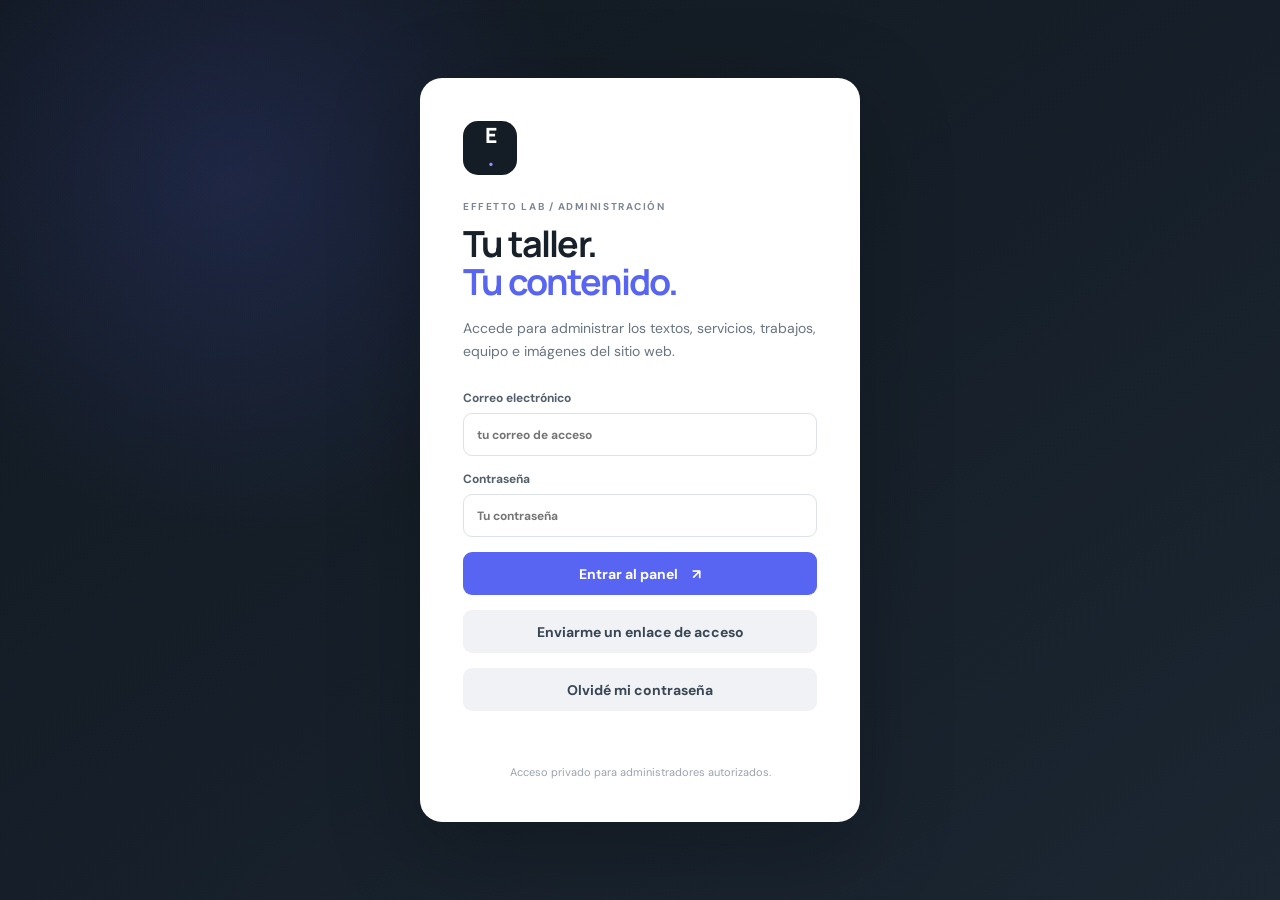
<file: effetto-lab-web/admin/index.html>
<!doctype html>
<html lang="es">
<head>
  <meta charset="utf-8">
  <meta name="viewport" content="width=device-width, initial-scale=1">
  <meta name="theme-color" content="#11151b">
  <meta name="robots" content="noindex,nofollow">
  <title>Panel de administración · EFFETTO LAB</title>
  <link rel="preconnect" href="https://fonts.googleapis.com">
  <link rel="preconnect" href="https://fonts.gstatic.com" crossorigin>
  <link href="https://fonts.googleapis.com/css2?family=DM+Sans:wght@400;500;600;700&family=Manrope:wght@400;500;600;700;800&display=swap" rel="stylesheet">
  <link rel="stylesheet" href="./admin.css">
  <script src="./config.js"></script>
  <script type="module" src="./app.js"></script>
</head>
<body>
  <main id="login-screen" class="login-screen">
    <section class="login-card">
      <div class="brand-mark">E<span>·</span>L</div>
      <p class="eyebrow">EFFETTO LAB / ADMINISTRACIÓN</p>
      <h1>Tu taller.<br><em>Tu contenido.</em></h1>
      <p class="login-intro">Accede para administrar los textos, servicios, trabajos, equipo e imágenes del sitio web.</p>

      <form id="login-form" class="login-form">
        <label>Correo electrónico
          <input id="login-email" type="email" autocomplete="username" placeholder="tu correo de acceso" required>
        </label>
        <label>Contraseña
          <input id="login-password" type="password" autocomplete="current-password" placeholder="Tu contraseña">
        </label>
        <button class="button button-primary" type="submit">Entrar al panel <span>↗</span></button>
        <button id="magic-link-button" class="button button-quiet" type="button">Enviarme un enlace de acceso</button>
        <button id="reset-request-button" class="button button-quiet" type="button">Olvidé mi contraseña</button>
      </form>

      <form id="reset-password-form" class="login-form" hidden>
        <h2>Crear nueva contraseña</h2>
        <p class="login-intro">Escribe y confirma la nueva contraseña para tu cuenta de administrador.</p>
        <label>Nueva contraseña
          <input id="new-password" type="password" minlength="6" autocomplete="new-password" required>
        </label>
        <label>Confirmar contraseña
          <input id="confirm-password" type="password" minlength="6" autocomplete="new-password" required>
        </label>
        <button class="button button-primary" type="submit">Guardar nueva contraseña</button>
      </form>

      <p id="login-message" class="message" role="status" aria-live="polite"></p>
      <p class="login-foot">Acceso privado para administradores autorizados.</p>
    </section>
  </main>

  <div id="app-shell" class="app-shell" hidden>
    <aside class="sidebar">
      <a class="sidebar-brand" href="#inicio" aria-label="EFFETTO LAB panel">
        <span class="brand-mark small">E<span>·</span>L</span>
        <span><strong>EFFETTO LAB</strong><small>ADMIN PANEL</small></span>
      </a>
      <div class="sidebar-label">GESTIÓN DEL SITIO</div>
      <nav id="main-nav" class="main-nav" aria-label="Secciones del panel">
        <button class="nav-link active" data-view="dashboard"><span class="nav-icon">⌂</span> Resumen</button>
        <button class="nav-link" data-view="general"><span class="nav-icon">✎</span> Contenido general</button>
        <button class="nav-link" data-view="services"><span class="nav-icon">✳</span> Servicios</button>
        <button class="nav-link" data-view="portfolio"><span class="nav-icon">▧</span> Galería de trabajos</button>
        <button class="nav-link" data-view="team"><span class="nav-icon">♙</span> Equipo</button>
      </nav>
      <div class="sidebar-bottom">
        <div class="account-chip"><span class="avatar">EL</span><span><strong id="account-email">Administrador</strong><small>Acceso autorizado</small></span></div>
        <button id="logout-button" class="logout-button">↪ Cerrar sesión</button>
        <a class="site-link" href="/" target="_blank" rel="noopener">Ver sitio público ↗</a>
      </div>
    </aside>

    <main class="workspace">
      <header class="topbar">
        <div class="topbar-title"><span class="topbar-kicker">EFFETTO LAB / CMS</span><h1 id="page-title">Resumen</h1></div>
        <div class="topbar-status"><span class="status-dot"></span> Conectado a Supabase</div>
      </header>
      <div id="global-message" class="global-message" role="status" aria-live="polite"></div>
      <section id="view-dashboard" class="view active">
        <div class="welcome-row"><div><p class="eyebrow">CENTRO DE CONTROL</p><h2>Bienvenido al panel.</h2><p>Administra el contenido visible de effettolab.com sin tocar el diseño del sitio.</p></div><div class="welcome-symbol">✳</div></div>
        <div class="stats-grid">
          <article class="stat-card"><span>CONTENIDO GENERAL</span><strong id="stat-content">—</strong><small>Campos editables</small></article>
          <article class="stat-card"><span>SERVICIOS</span><strong id="stat-services">—</strong><small>Tarjetas del sitio</small></article>
          <article class="stat-card"><span>TRABAJOS</span><strong id="stat-portfolio">—</strong><small>Elementos de galería</small></article>
          <article class="stat-card"><span>EQUIPO</span><strong id="stat-team">—</strong><small>Miembros registrados</small></article>
        </div>
        <div class="dashboard-grid">
          <article class="panel-card"><p class="eyebrow">PUBLICACIÓN</p><h3>Los cambios se guardan directamente.</h3><p>Al guardar un campo o una tarjeta, el contenido queda actualizado en Supabase. El sitio público comenzará a leer estos datos cuando completemos su integración.</p></article>
          <article class="panel-card accent-card"><p class="eyebrow">IMPORTANTE</p><h3>El diseño permanece protegido.</h3><p>Este panel permite editar contenido e imágenes. No ofrece controles para modificar colores, tipografías, estructura o código.</p></article>
        </div>
      </section>

      <section id="view-general" class="view" hidden>
        <div class="section-intro"><p class="eyebrow">TEXTOS Y DATOS DEL SITIO</p><h2>Contenido general</h2><p>Edita los textos, enlaces, datos de contacto y etiquetas agrupados por sección.</p></div>
        <div id="general-groups" class="content-groups"></div>
      </section>

      <section id="view-services" class="view" hidden>
        <div class="section-intro section-intro-row"><div><p class="eyebrow">CATÁLOGO DEL TALLER</p><h2>Servicios</h2><p>Administra las tarjetas que aparecen en la sección de servicios.</p></div><button class="button button-primary" id="add-service">＋ Añadir servicio</button></div>
        <div id="services-list" class="item-list"></div>
        <div id="service-editor" class="editor-card" hidden></div>
      </section>

      <section id="view-portfolio" class="view" hidden>
        <div class="section-intro section-intro-row"><div><p class="eyebrow">PROYECTOS DEL TALLER</p><h2>Galería de trabajos</h2><p>Actualiza las fotografías, categorías y títulos de la galería.</p></div><button class="button button-primary" id="add-portfolio">＋ Añadir trabajo</button></div>
        <div id="portfolio-list" class="item-list"></div>
        <div id="portfolio-editor" class="editor-card" hidden></div>
      </section>

      <section id="view-team" class="view" hidden>
        <div class="section-intro section-intro-row"><div><p class="eyebrow">PERSONAS DETRÁS DEL TRABAJO</p><h2>Equipo</h2><p>Administra los nombres, cargos, distintivos y fotografías del equipo.</p></div><button class="button button-primary" id="add-team">＋ Añadir integrante</button></div>
        <div id="team-list" class="item-list"></div>
        <div id="team-editor" class="editor-card" hidden></div>
      </section>

      <footer class="workspace-footer">EFFETTO LAB · PANEL DE ADMINISTRACIÓN <span>Versión inicial 1.0</span></footer>
    </main>
  </div>
</body>
</html>
</file>
<file: effetto-lab-web/admin/admin.css>
:root{--bg:#f4f6f8;--ink:#18202a;--muted:#74808c;--line:#e4e8ec;--blue:#5865f2;--blue-dark:#4652d8;--navy:#111820;--white:#fff;--green:#1c9964;--red:#b94c55;--shadow:0 18px 55px rgba(18,29,43,.08)}
*{box-sizing:border-box}html{min-width:320px}body{margin:0;background:var(--bg);color:var(--ink);font-family:"DM Sans",Arial,sans-serif;font-size:14px}button,input,textarea,select{font:inherit}button{cursor:pointer}h1,h2,h3,strong{font-family:Manrope,"DM Sans",sans-serif}h1,h2,h3,p{margin-top:0}button:focus-visible,input:focus-visible,textarea:focus-visible,select:focus-visible,a:focus-visible{outline:3px solid rgba(88,101,242,.28);outline-offset:2px}
.login-screen{min-height:100vh;display:grid;place-items:center;padding:28px;background:radial-gradient(circle at 18% 20%,rgba(88,101,242,.16),transparent 28%),linear-gradient(145deg,#111820,#1b2632)}.login-card{width:min(100%,440px);padding:42px;background:#fff;border:1px solid rgba(255,255,255,.24);border-radius:22px;box-shadow:0 25px 90px rgba(0,0,0,.25)}.brand-mark{width:54px;height:54px;display:grid;place-items:center;border-radius:15px;background:#141c25;color:#fff;font:800 21px Manrope,sans-serif;letter-spacing:-2px}.brand-mark span{color:#8b95ff}.eyebrow,.sidebar-label,.topbar-kicker{font-size:10px;font-weight:700;letter-spacing:1.55px;color:#7d8793}.login-card>.eyebrow{margin:25px 0 12px}.login-card h1{font-size:36px;line-height:1.08;letter-spacing:-1.8px;margin-bottom:15px}.login-card h1 em{font-style:normal;color:var(--blue)}.login-intro{color:#687481;line-height:1.65;margin-bottom:27px}.login-form{display:grid;gap:15px}.login-form label,.editor-form label{display:grid;gap:7px;font-size:12px;font-weight:700;color:#53606c}.login-form input,.editor-form input,.editor-form textarea,.editor-form select,.content-field input,.content-field textarea,.content-field select{width:100%;border:1px solid #dce2e8;border-radius:9px;padding:12px 13px;background:#fff;color:#1b2530;min-height:43px}.login-form input:focus,.editor-form input:focus,.editor-form textarea:focus,.content-field input:focus,.content-field textarea:focus{border-color:var(--blue);outline:none;box-shadow:0 0 0 3px rgba(88,101,242,.1)}.button{border:0;border-radius:9px;min-height:43px;padding:0 17px;font-weight:700;display:inline-flex;align-items:center;justify-content:center;gap:14px;transition:.18s ease}.button-primary{background:var(--blue);color:#fff}.button-primary:hover{background:var(--blue-dark);transform:translateY(-1px)}.button-quiet{background:#f0f2f5;color:#394653}.login-foot{font-size:11px;color:#9aa3ad;margin:24px 0 0;text-align:center}.message{min-height:18px;margin:12px 0 0;font-size:12px;line-height:1.5;color:var(--blue)}.message.error{color:var(--red)}
.app-shell{min-height:100vh}.sidebar{width:258px;position:fixed;inset:0 auto 0 0;display:flex;flex-direction:column;padding:25px 17px 18px;background:var(--navy);color:#fff;z-index:5}.sidebar-brand{display:flex;align-items:center;gap:12px;padding:0 8px 31px;text-decoration:none;color:#fff}.brand-mark.small{width:43px;height:43px;border-radius:12px;font-size:17px}.sidebar-brand strong{display:block;font:800 12px Manrope,sans-serif;letter-spacing:1.2px}.sidebar-brand small{display:block;color:#8793a0;font-size:9px;letter-spacing:1.5px;margin-top:4px}.sidebar-label{padding:0 10px 12px;color:#778491;font-size:9px}.main-nav{display:grid;gap:5px}.nav-link{display:flex;align-items:center;gap:12px;text-align:left;width:100%;border:0;border-radius:9px;background:transparent;color:#aeb8c3;padding:12px 11px;font-weight:600;font-size:13px}.nav-link:hover{background:rgba(255,255,255,.06);color:#fff}.nav-link.active{background:rgba(88,101,242,.18);color:#fff}.nav-icon{width:20px;text-align:center;font-size:17px;color:#8b96ff}.sidebar-bottom{margin-top:auto}.account-chip{display:flex;align-items:center;gap:10px;padding:13px 7px 15px;border-top:1px solid rgba(255,255,255,.1)}.avatar{display:grid;place-items:center;width:32px;height:32px;border-radius:50%;background:#303b49;color:#c9ceff;font:700 10px Manrope}.account-chip strong{display:block;max-width:166px;overflow:hidden;text-overflow:ellipsis;white-space:nowrap;font-size:11px}.account-chip small{display:block;color:#8692a0;font-size:10px;margin-top:3px}.logout-button,.site-link{display:block;width:100%;text-align:left;color:#aab5c0;text-decoration:none;font-size:11px;padding:10px 8px;border:0;background:transparent}.logout-button:hover,.site-link:hover{color:#fff}.workspace{margin-left:258px;padding:0 38px 25px;max-width:1600px}.topbar{min-height:94px;display:flex;align-items:center;justify-content:space-between;border-bottom:1px solid var(--line);margin-bottom:31px}.topbar-kicker{font-size:9px}.topbar-title h1{font-size:23px;margin:5px 0 0;letter-spacing:-.6px}.topbar-status{display:flex;align-items:center;gap:8px;color:#6d7985;font-size:11px}.status-dot{width:7px;height:7px;background:#28a879;border-radius:50%;box-shadow:0 0 0 4px rgba(40,168,121,.1)}.global-message{display:none;margin:-12px 0 22px;padding:12px 14px;border-radius:9px;background:#e9f6ef;color:#23754f;font-size:12px}.global-message.show{display:block}.global-message.error{background:#fff0f0;color:#a63d48}.view{padding-bottom:20px}.view[hidden]{display:none!important}.welcome-row{display:flex;justify-content:space-between;align-items:center;margin-bottom:27px}.welcome-row .eyebrow,.section-intro .eyebrow{margin-bottom:10px}.welcome-row h2,.section-intro h2{font-size:29px;letter-spacing:-1.1px;margin-bottom:8px}.welcome-row p:not(.eyebrow),.section-intro p:not(.eyebrow){color:#77828e;line-height:1.6;margin-bottom:0}.welcome-symbol{font-size:57px;color:var(--blue);opacity:.7;padding:0 18px}.stats-grid{display:grid;grid-template-columns:repeat(4,minmax(0,1fr));gap:15px;margin-bottom:19px}.stat-card,.panel-card,.content-group,.editor-card,.item-card{background:#fff;border:1px solid var(--line);border-radius:13px;box-shadow:0 4px 18px rgba(22,34,47,.025)}.stat-card{padding:20px}.stat-card span{display:block;color:#87929d;font-size:9px;font-weight:700;letter-spacing:1.3px}.stat-card strong{display:block;font-size:31px;margin:11px 0 2px;letter-spacing:-1px}.stat-card small{color:#89939e;font-size:11px}.dashboard-grid{display:grid;grid-template-columns:1fr 1fr;gap:15px}.panel-card{padding:24px}.panel-card h3{font-size:17px;margin:10px 0}.panel-card p:not(.eyebrow){color:#74808c;line-height:1.7;margin-bottom:0}.accent-card{background:#f0f1ff;border-color:#e5e7ff}.accent-card .eyebrow{color:#626ce0}.section-intro{margin-bottom:23px}.section-intro-row{display:flex;justify-content:space-between;align-items:end;gap:18px}.content-groups{display:grid;gap:15px}.content-group{overflow:hidden}.group-head{padding:16px 20px;background:#fbfcfd;border-bottom:1px solid var(--line);display:flex;align-items:center;justify-content:space-between}.group-head h3{font-size:14px;margin:0}.group-head small{font-size:10px;color:#8a95a0}.group-fields{padding:6px 20px 17px;display:grid;grid-template-columns:repeat(2,minmax(0,1fr));gap:15px 20px}.content-field{display:grid;gap:7px;padding-top:12px}.content-field.full{grid-column:1/-1}.content-field>span{font-size:11px;color:#56616d;font-weight:700}.content-field textarea{min-height:76px;resize:vertical}.content-field .field-hint{font-size:10px;color:#9aa3ac}.field-actions{display:flex;justify-content:flex-end;padding:0 20px 17px}.button-small{min-height:35px;padding:0 13px;font-size:11px}.item-list{display:grid;gap:11px}.item-card{display:flex;align-items:center;gap:14px;padding:13px}.item-thumb{width:76px;height:67px;object-fit:cover;border-radius:8px;background:#edf0f4;flex:0 0 auto}.item-thumb.placeholder{display:grid;place-items:center;color:#9aa4b0;font-size:23px}.item-info{min-width:0;flex:1}.item-info strong{display:block;font-size:13px;overflow-wrap:anywhere}.item-info small{display:block;color:#89939e;font-size:10px;margin-top:5px}.item-actions{display:flex;align-items:center;gap:7px}.text-button{border:1px solid #dfe4e9;background:#fff;color:#52606d;border-radius:7px;padding:8px 10px;font-size:10px;font-weight:700}.text-button:hover{border-color:var(--blue);color:var(--blue)}.text-button.danger{color:#a64b55}.active-pill{font-size:9px;padding:5px 8px;border-radius:30px;background:#eaf7f0;color:#26825a;margin-right:4px}.active-pill.off{background:#f0f1f3;color:#87919b}.editor-card{margin-top:18px;padding:22px}.editor-head{display:flex;align-items:center;justify-content:space-between;margin-bottom:18px}.editor-head h3{font-size:16px;margin:0}.editor-form{display:grid;grid-template-columns:repeat(2,minmax(0,1fr));gap:15px 18px}.editor-form label.full{grid-column:1/-1}.editor-form textarea{min-height:80px;resize:vertical}.editor-form .check-row{display:flex;align-items:center;gap:9px;padding-top:23px}.check-row input{width:auto;min-height:auto}.image-control{display:grid;gap:9px}.image-preview{width:120px;height:82px;object-fit:cover;background:#eef1f4;border-radius:8px;border:1px solid var(--line)}.image-control input[type=file]{border:0;padding:5px 0;min-height:0}.editor-actions{display:flex;justify-content:flex-end;gap:8px;margin-top:20px}.empty-state{padding:28px;border:1px dashed #d7dde4;border-radius:12px;text-align:center;color:#87929d;background:rgba(255,255,255,.55)}.workspace-footer{display:flex;justify-content:space-between;border-top:1px solid var(--line);padding-top:17px;margin-top:35px;color:#98a1aa;font-size:9px;letter-spacing:1px}.workspace-footer span{letter-spacing:0}
@media(max-width:1050px){.sidebar{width:220px}.workspace{margin-left:220px;padding:0 25px 22px}.stats-grid{grid-template-columns:repeat(2,minmax(0,1fr))}}
@media(max-width:720px){.sidebar{position:relative;width:auto;inset:auto;padding:13px 14px 11px}.sidebar-brand{padding:0 4px 11px}.sidebar-label,.sidebar-bottom{display:none}.main-nav{display:flex;overflow-x:auto;gap:5px;padding-bottom:2px}.nav-link{width:auto;white-space:nowrap;padding:9px 10px;font-size:11px}.nav-icon{width:auto}.workspace{margin-left:0;padding:0 15px 20px}.topbar{min-height:76px;margin-bottom:23px}.topbar-title h1{font-size:19px}.topbar-status{font-size:0}.status-dot{width:8px;height:8px}.welcome-row h2,.section-intro h2{font-size:25px}.welcome-symbol{font-size:39px;padding:0 4px}.stats-grid{gap:9px}.stat-card{padding:14px}.stat-card strong{font-size:26px}.stat-card span{font-size:8px}.dashboard-grid{grid-template-columns:1fr}.section-intro-row{align-items:start;flex-direction:column}.section-intro-row .button{width:100%}.group-fields,.editor-form{grid-template-columns:1fr;padding-left:14px;padding-right:14px}.content-field.full,.editor-form label.full{grid-column:auto}.group-head{padding:14px}.field-actions{padding:0 14px 14px}.item-card{gap:10px;padding:10px}.item-thumb{width:57px;height:57px}.item-actions{flex-direction:column;align-items:stretch}.active-pill{display:none}.text-button{padding:7px 8px}.editor-card{padding:15px}.workspace-footer{font-size:8px;gap:12px}}
@media(max-width:390px){.nav-link{font-size:10px;padding:8px}.nav-icon{display:none}.login-card{padding:28px 22px}.login-card h1{font-size:32px}}
/* Respeta el atributo hidden en todas las pantallas */
[hidden] {
  display: none !important;
}
</file>
